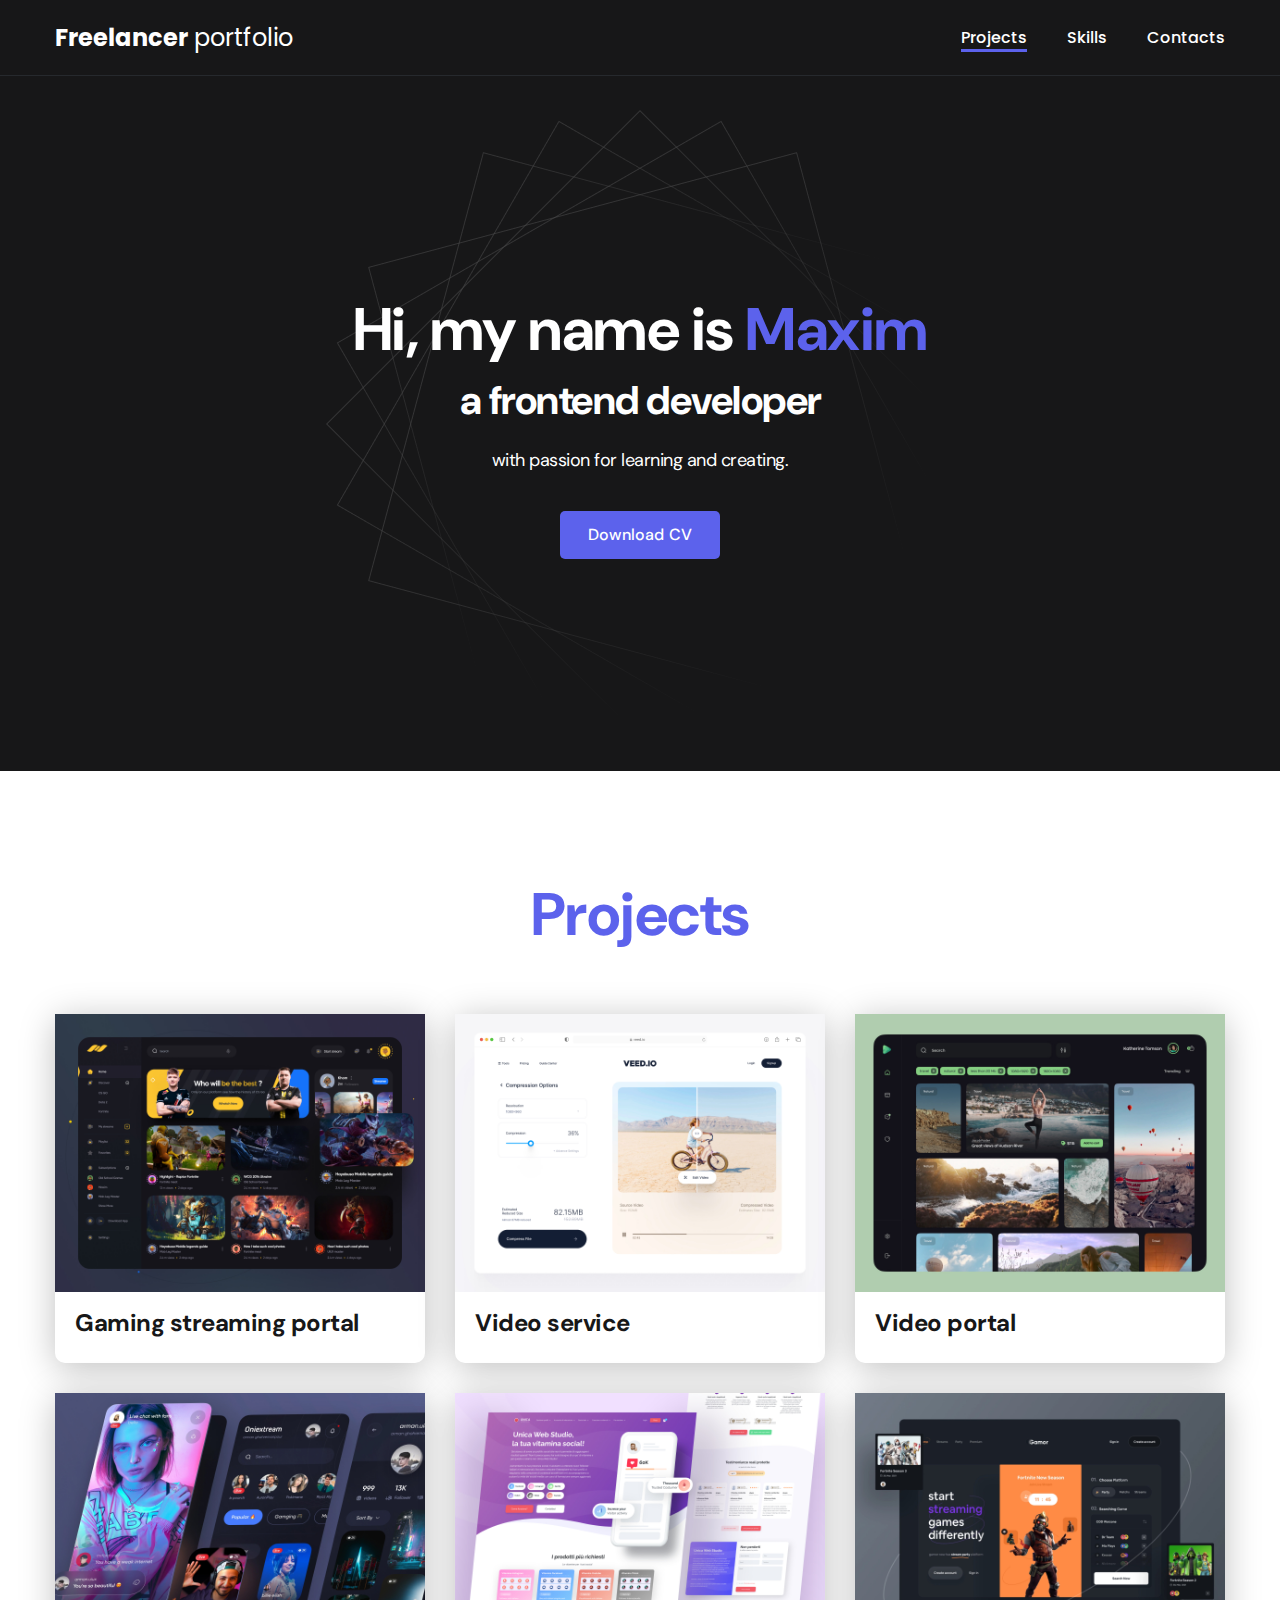
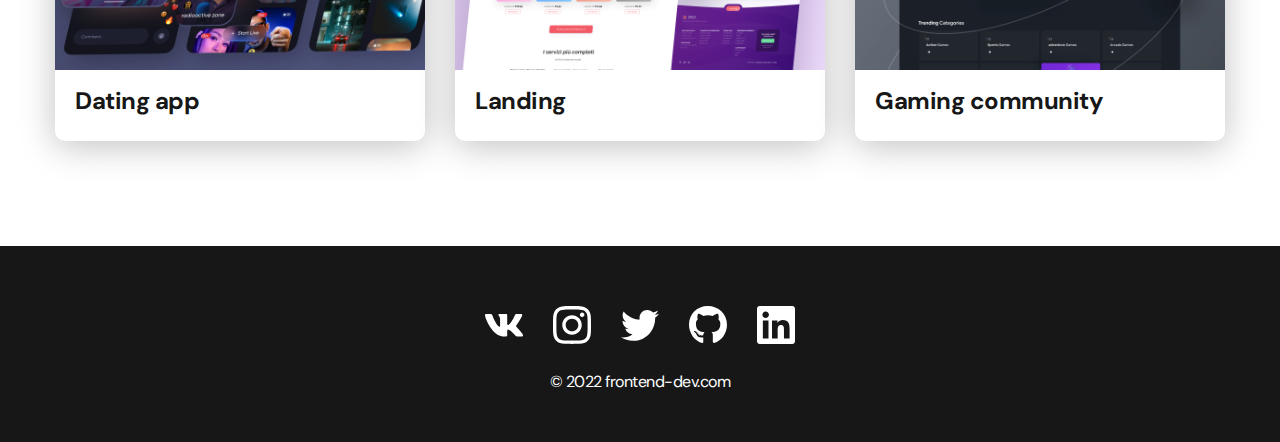
<file: index.html>
<!DOCTYPE html>
<html lang="en">
<head>
    <meta charset="UTF-8">
    <meta name="viewport" content="width=device-width, initial-scale=1.0">
    <title>Freelancer portfolio</title>
    <link rel="stylesheet" href="./css/main.css">
</head>
<body>
    <header class="header">
        <div class="container">
            <div class="header__wrapper">
                <a href="#" class="header__logo">
                    <span>Freelancer</span> portfolio
                </a>
                <nav class="nav">
                    <ul class="menu__list">
                        <li class="menu__list-item">
                            <a href="./index.html" class="menu__link menu__link--active ">
                                Projects
                            </a>
                        </li>
                        <li class="menu__list-item">
                            <a href="./skills.html" class="menu__link ">
                                Skills
                            </a>
                        </li>
                        <li class="menu__list-item">
                            <a href="./contacts.html" class="menu__link ">
                                Contacts
                            </a>
                        </li>
                    </ul>
                </nav>
            </div>
        </div>
    </header>

    <main class="main">
        <section class="about-me">
                <div class="about-me__wrapper">
                    <h1 class="about-me__title">
                        <strong>Hi, my name is <em>Maxim</em></strong><br>
                        a frontend developer
                    </h1>

                    <div class="about-me__text">
                        <p>with passion for learning and creating.</p>
                    </div>

                    <button class="btn">
                            Download CV
                    </button>
                </div>
        </section>
        
        <section class="projects">
            <div class="container">
                <h2 class="projects__title">
                    Projects
                </h2>

                <ul class="projects__list">
                    <li class="projects__list-item">
                        <a href="./project-page.html">
                            <img class="project__img" src="./img/projects/01.jpg" alt="project-img"">
                            <h3 class="project__title">
                                Gaming streaming portal
                            </h3>
                        </a>
                    </li>
                    <li class="projects__list-item">
                        <a href="./project-page.html">
                            <img class="project__img" src="./img/projects/02.jpg" alt="project-img"">
                            <h3 class="project__title">
                                Video service
                            </h3>
                        </a>
                    </li>
                    <li class="projects__list-item">
                        <a href="./project-page.html">
                            <img class="project__img" src="./img/projects/03.jpg" alt="project-img"">
                            <h3 class="project__title">
                                Video portal
                            </h3>
                        </a>
                    </li>
                    <li class="projects__list-item">
                        <img class="project__img" src="./img/projects/04.jpg" alt="project-img"">
                        <h3 class="project__title">
                            Dating app
                        </h3>
                    </li>
                    <li class="projects__list-item">
                        <img class="project__img" src="./img/projects/05.jpg" alt="project-img"">
                        <h3 class="project__title">
                            Landing
                        </h3>
                    </li>
                    <li class="projects__list-item">
                        <img class="project__img" src="./img/projects/06.jpg" alt="project-img">
                        <h3 class="project__title">
                            Gaming community
                        </h3>
                    </li>
                </ul>
            </div>
        </section>
    </main>

    <footer class="footer">
        <div class="container">
            <ul class="social">
                <li class="social__item">
                    <a href="https://vk.com/ubeitemenyapzh" target="_blank">
                        <img src="./img/icons/vk.svg" alt="vk">
                    </a>
                </li>
                <li class="social__item">
                    <a href="https://instagram.com/qq_roza?igshid=Y2tkeHc5eDdmejVl&utm_source=qr" target="_blank">
                        <img src="./img/icons/instagram.svg" alt="insta">
                    </a>
                </li>
                <li class="social__item">
                    <a href="#!">
                        <img src="./img/icons/twitter.svg" alt="twitter">
                    </a>
                </li>
                <li class="social__item">
                    <a href="https://github.com/shahter01" target="_blank">
                        <img src="./img/icons/gitHub.svg" alt="gh">
                    </a>
                </li>
                <li class="social__item">
                    <a href="#!">
                        <img src="./img/icons/linkedIn.svg" alt="li">
                    </a>
                </li>
            </ul>
            <div class="copyrigth">
                <p>© 2022 frontend-dev.com</p>
            </div>
        </div>
    </footer>
</body>
</html>
</file>
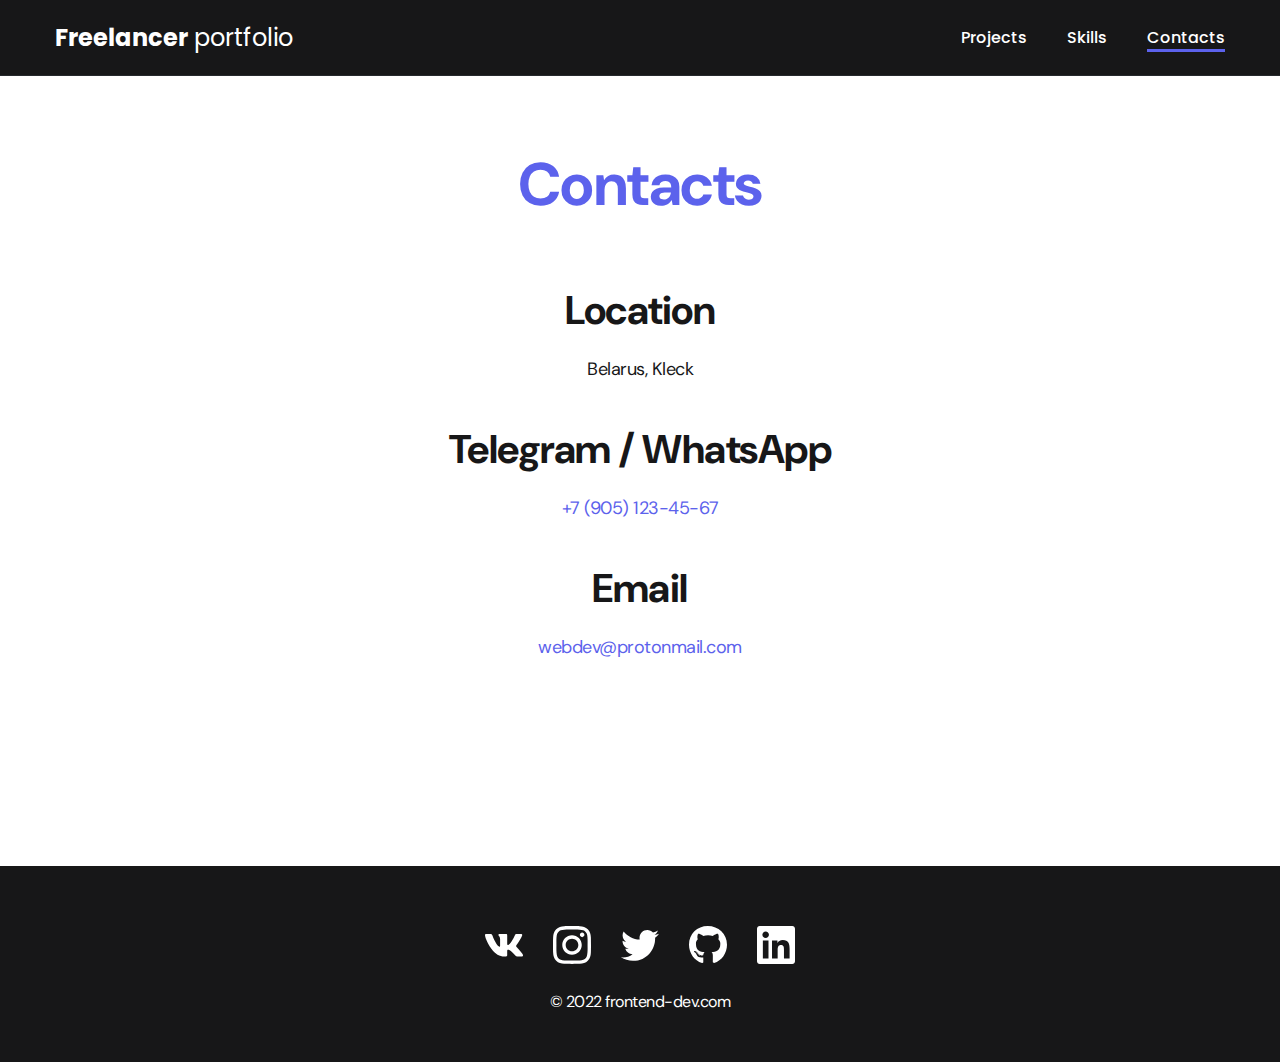
<file: contacts.html>
<!DOCTYPE html>
<html lang="en">
<head>
    <meta charset="UTF-8">
    <meta name="viewport" content="width=device-width, initial-scale=1.0">
    <title>Freelancer portfolio</title>
    <link rel="stylesheet" href="./css/main.css">
</head>
<body>
    <header class="header">
        <div class="container">
            <div class="header__wrapper">
                <a href="#" class="header__logo">
                    <span>Freelancer</span> portfolio
                </a>
                <nav class="nav">
                    <ul class="menu__list">
                        <li class="menu__list-item">
                            <a href="./index.html" class="menu__link ">
                                Projects
                            </a>
                        </li>
                        <li class="menu__list-item">
                            <a href="./skills.html" class="menu__link ">
                                Skills
                            </a>
                        </li>
                        <li class="menu__list-item">
                            <a href="./contacts.html" class="menu__link menu__link--active">
                                Contacts
                            </a>
                        </li>
                    </ul>
                </nav>
            </div>
        </div>
    </header>

    <main class="main">
        <section class="skills">
            <div class="container">
                <h2 class="skills__title">
                    Contacts
                </h2>

                <ul class="content__list">
                    <li class="content__list-item">
                        <h2 class="skills__subtitle">
                            Location
                        </h2>
                        <p>Belarus, Kleck</p>
                    </li>
                    <li class="content__list-item">
                        <h2 class="skills__subtitle">
                            Telegram / WhatsApp
                        </h2>
                        <p><a href="tel:+7 (905) 123-45-67">+7 (905) 123-45-67</p></a>
                    </li>
                    <li class="content__list-item">
                        <h2 class="skills__subtitle">
                            Email
                        </h2>
                        <p><a href="mailto:webdev@protonmail.com">webdev@protonmail.com</p></a>
                    </li>
                </ul>

            </div>
        </section>
    </main>

    <footer class="footer">
        <div class="container">
            <ul class="social">
                <li class="social__item">
                    <a href="https://vk.com/ubeitemenyapzh" target="_blank">
                        <img src="./img/icons/vk.svg" alt="vk">
                    </a>
                </li>
                <li class="social__item">
                    <a href="https://instagram.com/qq_roza?igshid=Y2tkeHc5eDdmejVl&utm_source=qr" target="_blank">
                        <img src="./img/icons/instagram.svg" alt="insta">
                    </a>
                </li>
                <li class="social__item">
                    <a href="#!">
                        <img src="./img/icons/twitter.svg" alt="twitter">
                    </a>
                </li>
                <li class="social__item">
                    <a href="https://github.com/shahter01" target="_blank">
                        <img src="./img/icons/gitHub.svg" alt="gh">
                    </a>
                </li>
                <li class="social__item">
                    <a href="#!">
                        <img src="./img/icons/linkedIn.svg" alt="li">
                    </a>
                </li>
            </ul>
            <div class="copyrigth">
                <p>© 2022 frontend-dev.com</p>
            </div>
        </div>
    </footer>
</body>
</html>
</file>
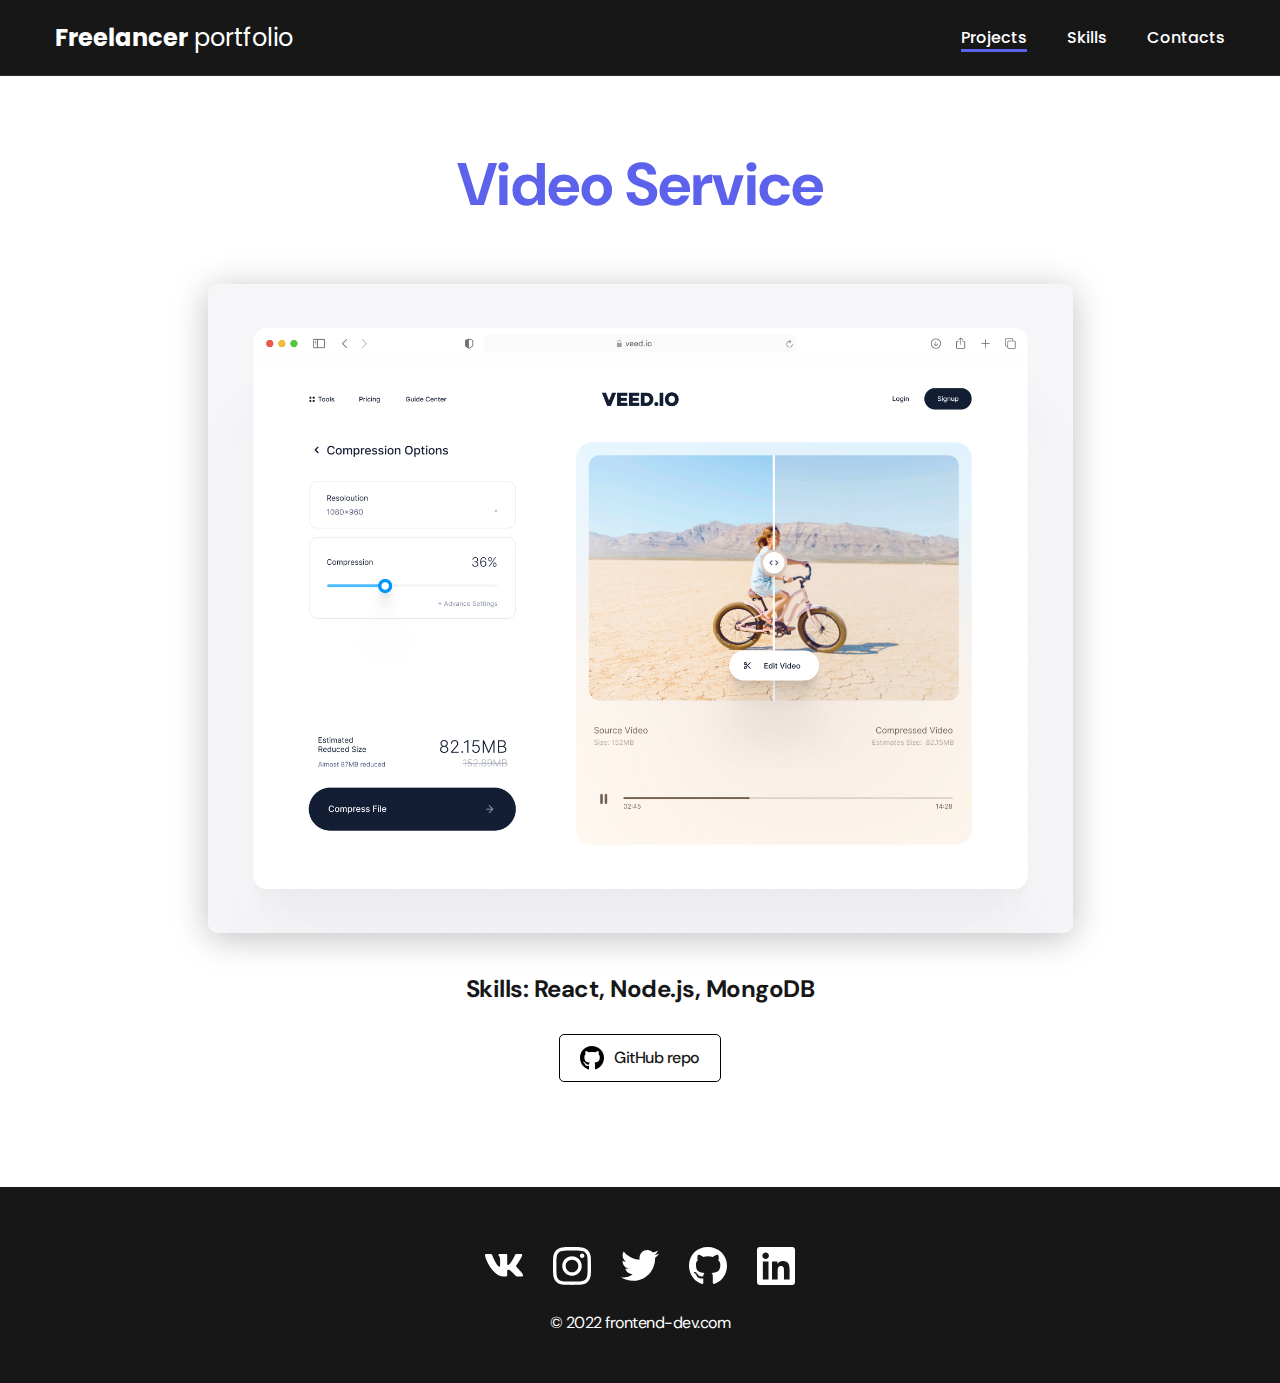
<file: project-page.html>
<!DOCTYPE html>
<html lang="en">
<head>
    <meta charset="UTF-8">
    <meta name="viewport" content="width=device-width, initial-scale=1.0">
    <title>Freelancer portfolio</title>
    <link rel="stylesheet" href="./css/main.css">
</head>
<body>
    <header class="header">
        <div class="container">
            <div class="header__wrapper">
                <a href="./index.html" class="header__logo">
                    <span>Freelancer</span> portfolio
                </a>
                <nav class="nav">
                    <ul class="menu__list">
                        <li class="menu__list-item">
                            <a href="./index.html" class="menu__link menu__link--active ">
                                Projects
                            </a>
                        </li>
                        <li class="menu__list-item">
                            <a href="./skills.html" class="menu__link ">
                                Skills
                            </a>
                        </li>
                        <li class="menu__list-item">
                            <a href="./contacts.html" class="menu__link ">
                                Contacts
                            </a>
                        </li>
                    </ul>
                </nav>
            </div>
        </div>
    </header>

    <main class="main">
        
        <section class="projects">
            <div class="container">
                <div class="projects__details">
                    <h1 class="projects__title">
                        Video Service
                    </h1>

                    <img class="project__detail-cover" src="./img/projects/02.jpg" alt="" >

                    <div class="project__detail-descp">
                        <p>Skills: React, Node.js, MongoDB</p>
                    </div>

                    <a class="btn-outline" href="https://github.com/shahter01" target="_blank">
                        <img src="./img/icons/gitHub-black.svg" alt="black-gh">
                        GitHub repo
                    </a>
                </div>
            </div>
        </section>
    </main>

    <footer class="footer">
        <div class="container">
            <ul class="social">
                <li class="social__item">
                    <a href="#!">
                        <img src="./img/icons/vk.svg" alt="vk">
                    </a>
                </li>
                <li class="social__item">
                    <a href="#!">
                        <img src="./img/icons/instagram.svg" alt="insta">
                    </a>
                </li>
                <li class="social__item">
                    <a href="#!">
                        <img src="./img/icons/twitter.svg" alt="twitter">
                    </a>
                </li>
                <li class="social__item">
                    <a href="#!">
                        <img src="./img/icons/gitHub.svg" alt="gh">
                    </a>
                </li>
                <li class="social__item">
                    <a href="#!">
                        <img src="./img/icons/linkedIn.svg" alt="li">
                    </a>
                </li>
            </ul>
            <div class="copyrigth">
                <p>© 2022 frontend-dev.com</p>
            </div>
        </div>
    </footer>
</body>
</html>
</file>
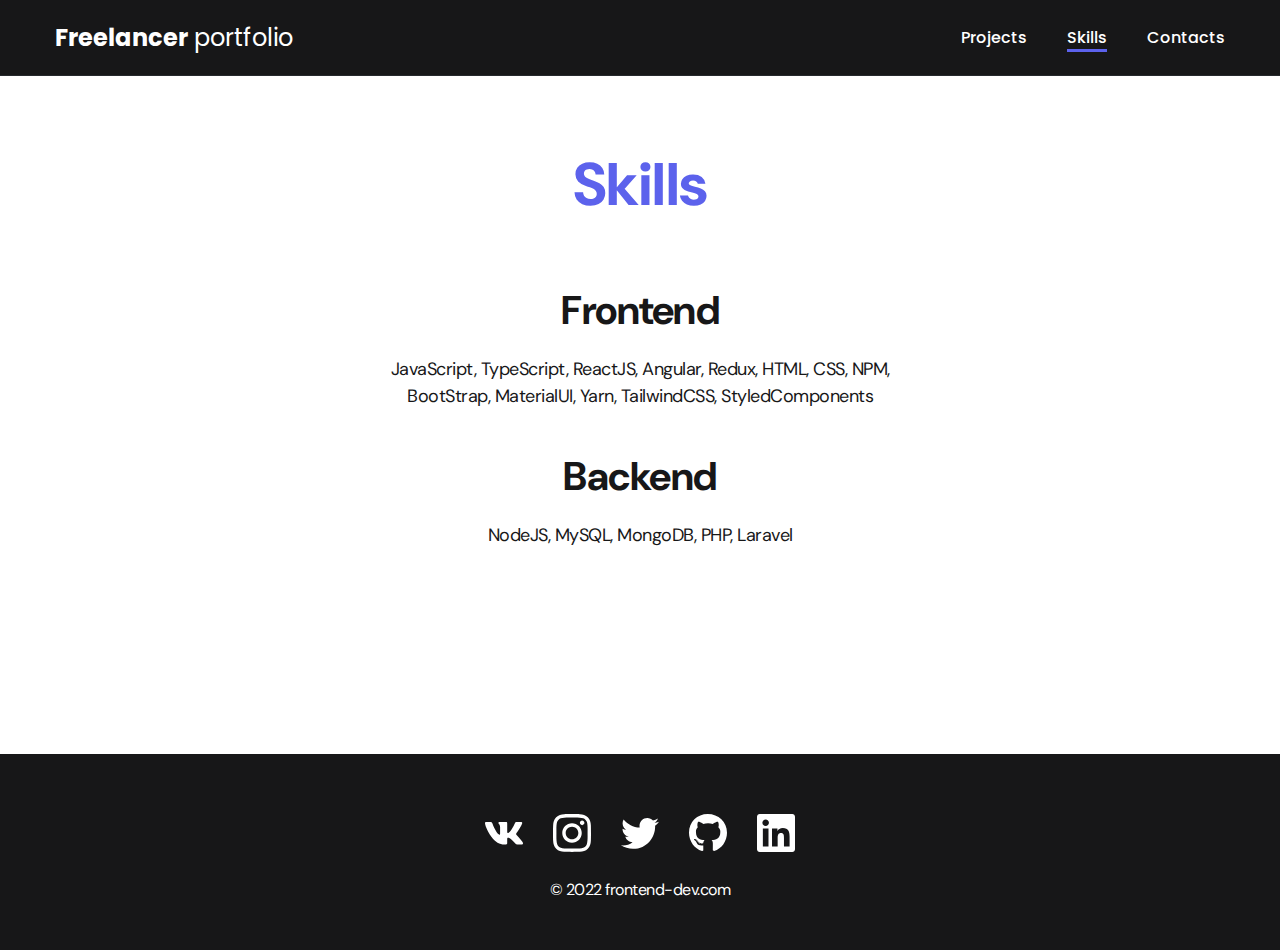
<file: skills.html>
<!DOCTYPE html>
<html lang="en">
<head>
    <meta charset="UTF-8">
    <meta name="viewport" content="width=device-width, initial-scale=1.0">
    <title>Freelancer portfolio</title>
    <link rel="stylesheet" href="./css/main.css">
</head>
<body>
    <header class="header">
        <div class="container">
            <div class="header__wrapper">
                <a href="#" class="header__logo">
                    <span>Freelancer</span> portfolio
                </a>
                <nav class="nav">
                    <ul class="menu__list">
                        <li class="menu__list-item">
                            <a href="./index.html" class="menu__link ">
                                Projects
                            </a>
                        </li>
                        <li class="menu__list-item">
                            <a href="./skills.html" class="menu__link menu__link--active">
                                Skills
                            </a>
                        </li>
                        <li class="menu__list-item">
                            <a href="./contacts.html" class="menu__link ">
                                Contacts
                            </a>
                        </li>
                    </ul>
                </nav>
            </div>
        </div>
    </header>

    <main class="main">
        <section class="skills">
            <div class="container">
                <h2 class="skills__title">
                    Skills
                </h2>

                <ul class="content__list">
                    <li class="content__list-item">
                        <h2 class="skills__subtitle">
                            Frontend 
                        </h2>
                        <p>JavaScript, TypeScript, ReactJS, Angular, Redux, HTML, CSS, NPM, BootStrap, MaterialUI, Yarn, TailwindCSS, StyledComponents</p>
                    </li>
                    <li class="content__list-item">
                        <h2 class="skills__subtitle">
                            Backend
                        </h2>
                        <p>NodeJS, MySQL, MongoDB, PHP, Laravel</p>
                    </li>
                </ul>

            </div>
        </section>
    </main>

    <footer class="footer">
        <div class="container">
            <ul class="social">
                <li class="social__item">
                    <a href="https://vk.com/ubeitemenyapzh" target="_blank">
                        <img src="./img/icons/vk.svg" alt="vk">
                    </a>
                </li>
                <li class="social__item">
                    <a href="https://instagram.com/qq_roza?igshid=Y2tkeHc5eDdmejVl&utm_source=qr" target="_blank">
                        <img src="./img/icons/instagram.svg" alt="insta">
                    </a>
                </li>
                <li class="social__item">
                    <a href="#!">
                        <img src="./img/icons/twitter.svg" alt="twitter">
                    </a>
                </li>
                <li class="social__item">
                    <a href="https://github.com/shahter01" target="_blank">
                        <img src="./img/icons/gitHub.svg" alt="gh">
                    </a>
                </li>
                <li class="social__item">
                    <a href="#!">
                        <img src="./img/icons/linkedIn.svg" alt="li">
                    </a>
                </li>
            </ul>
            <div class="copyrigth">
                <p>© 2022 frontend-dev.com</p>
            </div>
        </div>
    </footer>
</body>
</html>
</file>
<file: css/main.css>
@import "./reset.css";
@import url('https://fonts.googleapis.com/css2?family=DM+Sans:opsz,wght@9..40,400;9..40,500;9..40,700&family=Poppins:wght@400;500;700&display=swap');

/* 
font-family: 'DM Sans', sans-serif;
font-family: 'Poppins', sans-serif;
*/

:root{
    --black: #171718;
    --black-border: #26292D;
    --white: #fff;
    --purpule: #5C62EC;

    --page-text-color: var(--black);
    --dark-bg: var(--black);
    --dark-border: var(--black-border);
    --header-text: var(--white);
    --accent: var(--purpule);
}

html, body{
    font-family: 'DM Sans', sans-serif;
    letter-spacing: -0.5px;
    color: var(--page-text-color);
}

.container{
    padding: 0 15px;
    max-width: 1200px;
    margin: 0 auto;
}

/* Header start */

.header{
    background-color: var(--dark-bg);
    border-bottom: 1px solid var(--dark-border);
    padding: 20px 0;
    letter-spacing: normal;
    color: var(--white);
}

.header__wrapper{
    display: flex;
    justify-content: space-between;
    align-items: center;
    column-gap: 30px;
    row-gap: 20px;
    flex-wrap: wrap;
    
}

.header__logo{
    color: var(--header-text);
    font-family: Poppins, sans-serif;
    font-size: 24px;
    font-style: normal;
}

.header__logo span{
    font-weight: 700;
}

.menu__list{
    display: flex;
    column-gap: 40px;
}

/* .menu__list-item{
    margin-right: 40px;
}

.menu__list-item:last-child{
    margin-right: 0;
} */

.menu__link{
    color: var(--header-text);
    font-family: Poppins, sans-serif;
    font-size: 16px;
    font-weight: 500;
}

.menu__link--active{
    position: relative;
}

.menu__link--active::before{
    content: '';

    position: absolute;
    left: 0;
    top: 100%;

    display: block;
    height: 3px;
    width: 100%;
    background-color: var(--accent);
}

/* Header end */

/* Main start */

/* about-me start */

.about-me {
    margin-bottom: 35px;
    padding: 40px 0;
    min-height: 695px;

    background-color: var(--dark-bg);
    color: var(--white);

    display: flex;
    justify-content: center;
    align-items: center;

    background-color: var(--dark-bg);
    background-image: url(./../img/about-me-bg.png);
    background-repeat: no-repeat;
    background-size: auto;
    background-position: center center;

    color: var(--white);
    text-align: center;

    
}

.about-me__wrapper {
    padding: 0 15px;
    max-width: 660px;
}

.about-me__title {
    margin-bottom: 20px;
    font-size: 40px;
    font-weight: 700;
    line-height: 1.4;
}

.about-me__title strong{
    font-size: 60px;
    font-weight: 700;
}

.about-me__title em{
    font-style: normal;
    color: var(--accent);
}

.about-me__text {
    margin-bottom: 40px;
    font-size: 18px;
    line-height: 1.333;
}

.about-me__text p + p{
    margin-top: 1em;
}

.btn {
    padding: 12px 28px;
    background-color: var(--accent);
    border-radius: 5px;
    
    color: var(--white);
    font-size: 16px;
    font-weight: 500;
    line-height: 24px;
    letter-spacing: 0.15px;

    transition: all .3s ease-in;
}

.btn:hover{
    background-color: #363872;
}

.btn:active{
    position: relative;
    top: 1px;
}


/* about-me end */

/* Projects start */
.projects, .skills {
    padding: 70px 0;
}

.projects__title, .skills__title{
    margin-bottom: 60px;
    text-align: center;
    font-size: 60px;
    font-weight: 700;
    line-height: 130%;
    color: var(--accent);
}

.projects__list {
    display: flex;
    flex-wrap: wrap;
    column-gap: 30px;
    row-gap: 30px;
    justify-content: center;
}

.projects__list-item {
    max-width: 370px;
    background-color: var(--white);
    box-shadow: 0px 5px 35px 0px rgba(0, 0, 0, 0.25);
    border-radius: 10px;
}

.project__title {
    padding: 15px 20px 25px;
    font-size: 24px;
    font-weight: 700;
    line-height: 130%;;
}

/* Projects end */

/* Projects detail start */

.projects__details{
    margin: 0 auto;
    max-width: 865px;
    
    display: flex;
    flex-direction: column;
    align-items: center;
}

.project__detail-cover {
    max-width: 100%;
    margin-bottom: 40px;
    box-shadow: 0px 5px 35px 0px rgba(0, 0, 0, 0.25);
    border-radius: 10px;
}

.project__detail-descp{
    margin-bottom: 30px;

    font-size: 24px;
    font-weight: 700;
    line-height: 130%;
}

.btn-outline {
    display: flex;
    column-gap: 10px;
    align-items: center;

    padding: 12px 20px;
    height: 48px;
    border-radius: 5px;
    border: 1px solid #000;
    font-size: 16px;
    font-weight: 500;
    
    transition: all .3s linear;
}   

.btn-outline:hover{
    opacity: 0.8;
}

.btn-outline:active{
    position: relative;
    top: 1px;
}

/* Prijects detail end */

/* Skills start */
.content__list {
    padding-bottom: 100px;
    margin: 0 auto;
    max-width: 570px;
    display: flex;
    flex-direction: column;
    align-items: center;
    row-gap: 40px;
    text-align: center;
}

.content__list a{
    color: var(--accent);
}

.content__list-item {
    font-size: 18px;
    line-height: 1.5;
}

.content__list-item p + p{
    margin-top: 0.5em;
}

.skills__subtitle {
    margin-bottom: 20px;

    font-size: 40px;
    line-height: 1.3;
    font-weight: 700;
}

/* Skills end */

/* Main end */

/* Footer start */
.footer {
    padding: 60px 0 50px;
    margin-top: 35px;
    background-color: var(--dark-bg);
}

.social {
    margin-bottom: 27px;
    display: flex;
    align-items: center;
    justify-content: center;
    column-gap: 30px;
    row-gap: 27px;
}

.copyrigth{
    color: var(--white);
    text-align: center;
}

.copyrigth p + p{
    margin-top: 0.5em;
}

/* Footer end */



@media(max-width: 620px){
    .about-me{
        min-height: unset;
    }

    .about-me__title{
        font-size: 30px;
    }

    .about-me__title strong{
        font-size: 40px;
    }

    .projects, .skills{
        padding: 20px 0;
    }

    .projects__title, .skills__title{
        margin-bottom: 30px;
        font-size: 40px;
    }

    .project__title{
        font-size: 20px;
    }

    .footer{
        padding: 40px 0 30px;
    }

    

    .social{
        column-gap: 15px;
        row-gap: 20px;
    }
    
    .social__item{
        width: 28px;
    }
}
</file>
